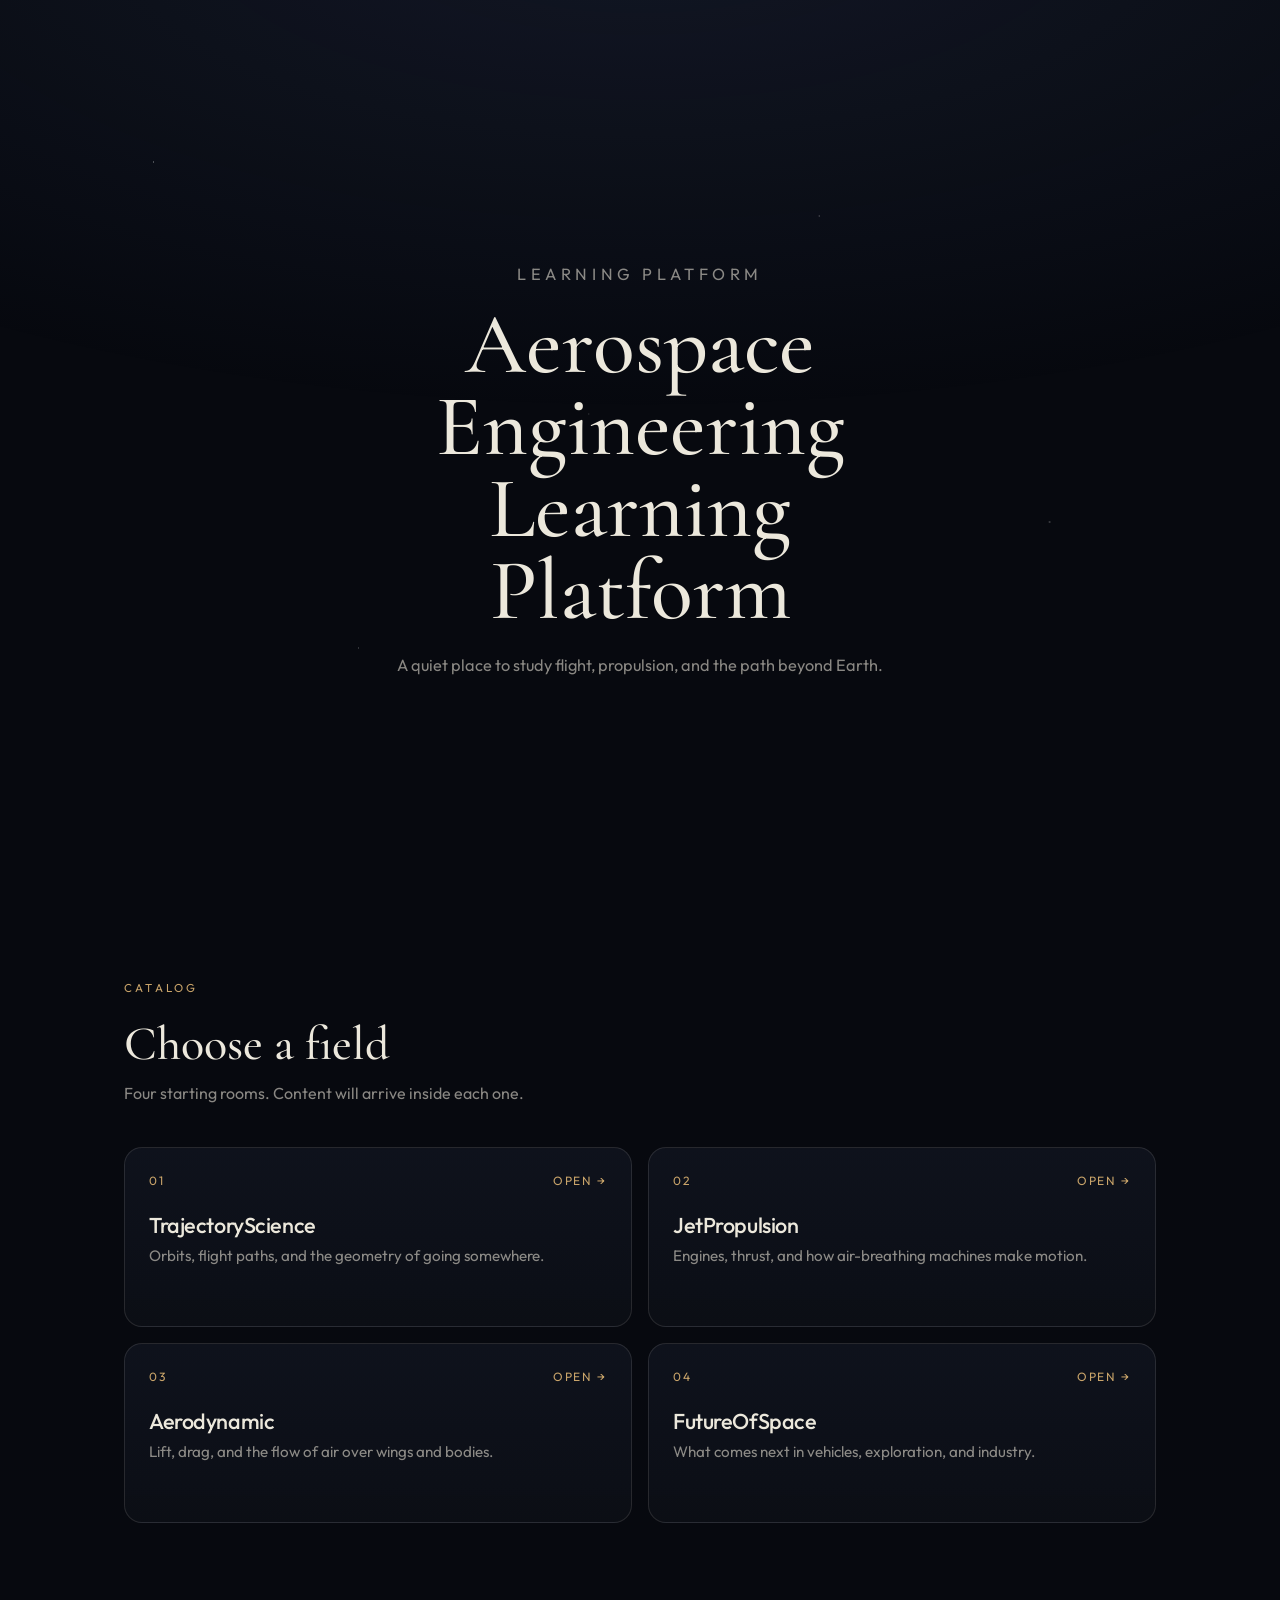
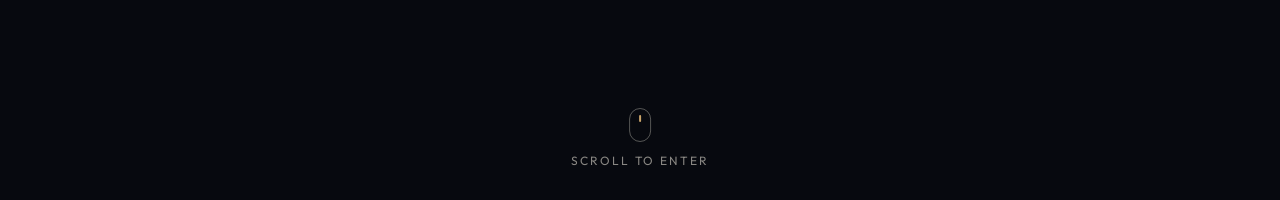
<file: docs/index.html>
<!doctype html>
<html lang="en">
  <head>
    <meta charset="UTF-8" />
    <meta name="viewport" content="width=device-width, initial-scale=1" />
    <meta name="description" content="A tidy learning space for aerospace engineering." />
    <title>Aerospace Engineering Learning Platform</title>
    <link rel="icon" href="./favicon.svg" type="image/svg+xml" />
    <link rel="preconnect" href="https://fonts.googleapis.com" />
    <link rel="preconnect" href="https://fonts.gstatic.com" crossorigin />
    <link
      href="https://fonts.googleapis.com/css2?family=Cormorant+Garamond:wght@500&family=Outfit:wght@300;400;500&display=swap"
      rel="stylesheet"
    />
    <link rel="stylesheet" href="./styles.css" />
  </head>
  <body>
    <div class="stars" aria-hidden="true"></div>
    <div class="wrap">
      <section class="hero">
        <p class="kicker">Learning platform</p>
        <h1>Aerospace Engineering Learning Platform</h1>
        <p>A quiet place to study flight, propulsion, and the path beyond Earth.</p>
        <a class="scroll-hint" href="#catalog">
          <span class="mouse" aria-hidden="true"></span>
          Scroll to enter
        </a>
      </section>

      <section class="catalog" id="catalog">
        <header>
          <p class="kicker">Catalog</p>
          <h2>Choose a field</h2>
          <p class="lede">Four starting rooms. Content will arrive inside each one.</p>
        </header>
        <div class="grid">
          <a class="card" href="./TrajectoryScience/">
            <div class="meta"><span>01</span><span>Open →</span></div>
            <h3>TrajectoryScience</h3>
            <p>Orbits, flight paths, and the geometry of going somewhere.</p>
          </a>
          <a class="card" href="./JetPropulsion/">
            <div class="meta"><span>02</span><span>Open →</span></div>
            <h3>JetPropulsion</h3>
            <p>Engines, thrust, and how air-breathing machines make motion.</p>
          </a>
          <a class="card" href="./Aerodynamic/">
            <div class="meta"><span>03</span><span>Open →</span></div>
            <h3>Aerodynamic</h3>
            <p>Lift, drag, and the flow of air over wings and bodies.</p>
          </a>
          <a class="card" href="./FutureOfSpace/">
            <div class="meta"><span>04</span><span>Open →</span></div>
            <h3>FutureOfSpace</h3>
            <p>What comes next in vehicles, exploration, and industry.</p>
          </a>
        </div>
      </section>
    </div>
  </body>
</html>
</file>
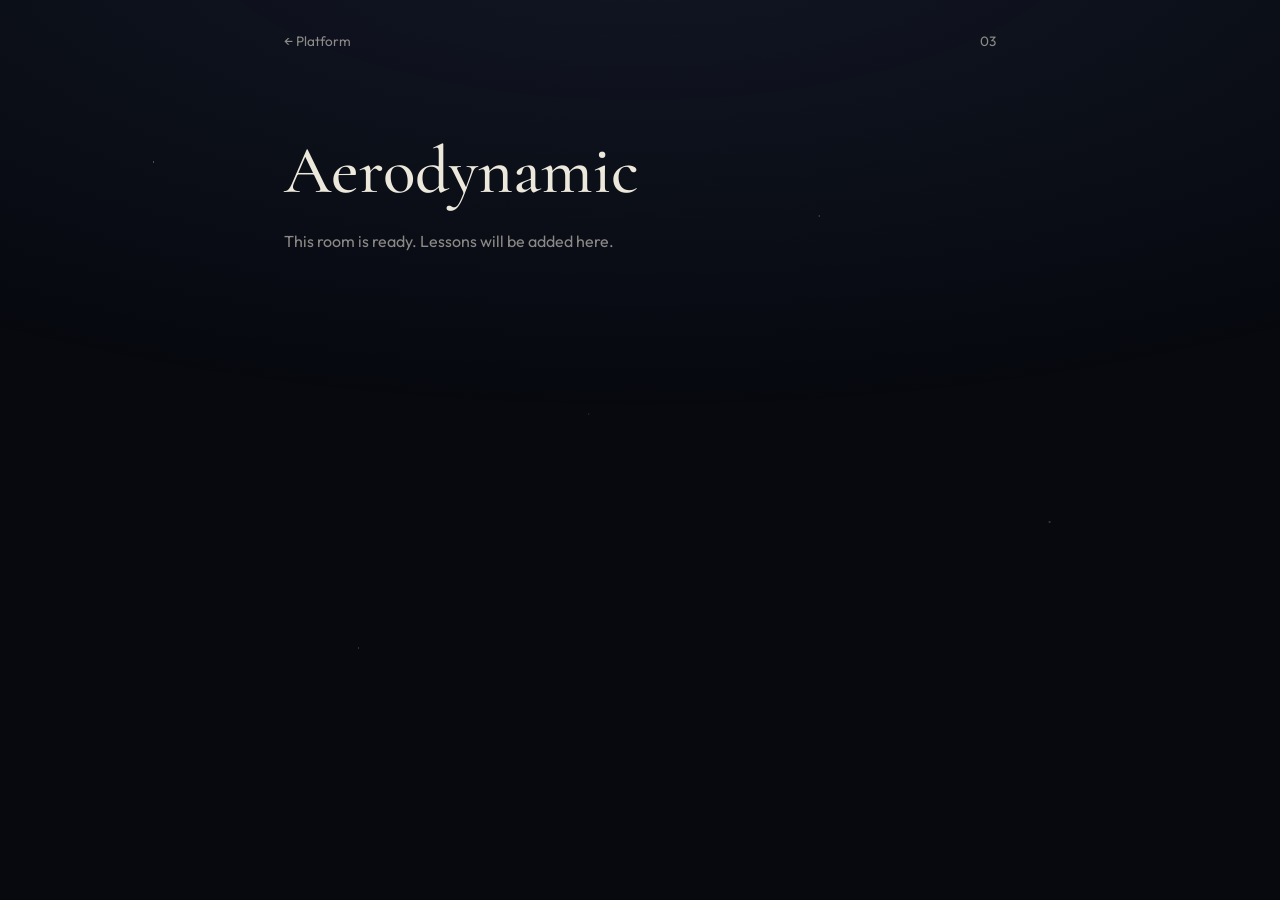
<file: docs/Aerodynamic/index.html>
<!doctype html>
<html lang="en">
  <head>
    <meta charset="UTF-8" />
    <meta name="viewport" content="width=device-width, initial-scale=1" />
    <title>Aerodynamic — Aerospace Engineering Learning Platform</title>
    <link rel="icon" href="../favicon.svg" type="image/svg+xml" />
    <link rel="preconnect" href="https://fonts.googleapis.com" />
    <link rel="preconnect" href="https://fonts.gstatic.com" crossorigin />
    <link href="https://fonts.googleapis.com/css2?family=Cormorant+Garamond:wght@500&family=Outfit:wght@300;400;500&display=swap" rel="stylesheet" />
    <link rel="stylesheet" href="../styles.css" />
  </head>
  <body>
    <div class="stars" aria-hidden="true"></div>
    <main class="wrap page">
      <div class="topbar">
        <a href="../">← Platform</a>
        <span>03</span>
      </div>
      <h1>Aerodynamic</h1>
      <p class="empty">This room is ready. Lessons will be added here.</p>
    </main>
  </body>
</html>
</file>
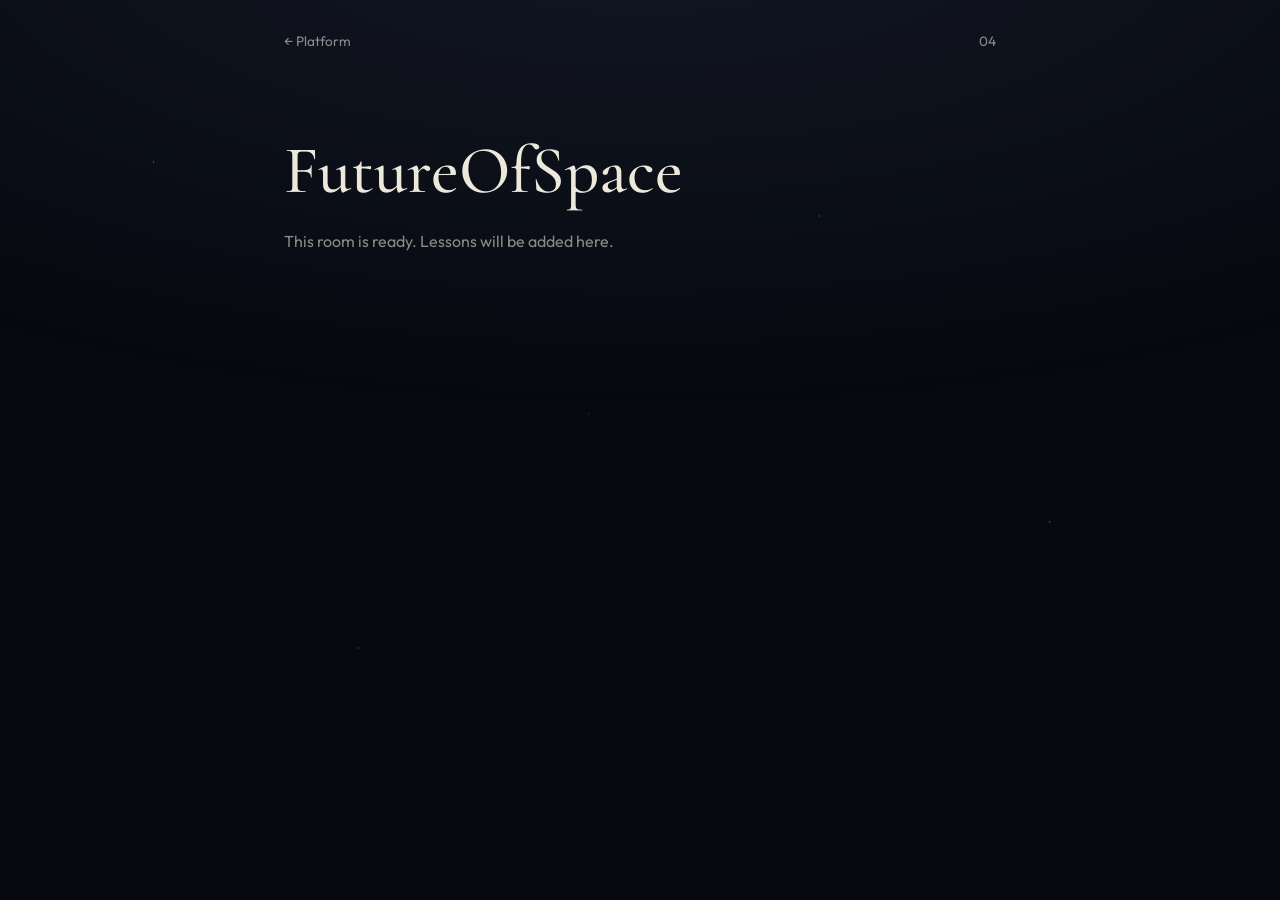
<file: docs/FutureOfSpace/index.html>
<!doctype html>
<html lang="en">
  <head>
    <meta charset="UTF-8" />
    <meta name="viewport" content="width=device-width, initial-scale=1" />
    <title>FutureOfSpace — Aerospace Engineering Learning Platform</title>
    <link rel="icon" href="../favicon.svg" type="image/svg+xml" />
    <link rel="preconnect" href="https://fonts.googleapis.com" />
    <link rel="preconnect" href="https://fonts.gstatic.com" crossorigin />
    <link href="https://fonts.googleapis.com/css2?family=Cormorant+Garamond:wght@500&family=Outfit:wght@300;400;500&display=swap" rel="stylesheet" />
    <link rel="stylesheet" href="../styles.css" />
  </head>
  <body>
    <div class="stars" aria-hidden="true"></div>
    <main class="wrap page">
      <div class="topbar">
        <a href="../">← Platform</a>
        <span>04</span>
      </div>
      <h1>FutureOfSpace</h1>
      <p class="empty">This room is ready. Lessons will be added here.</p>
    </main>
  </body>
</html>
</file>
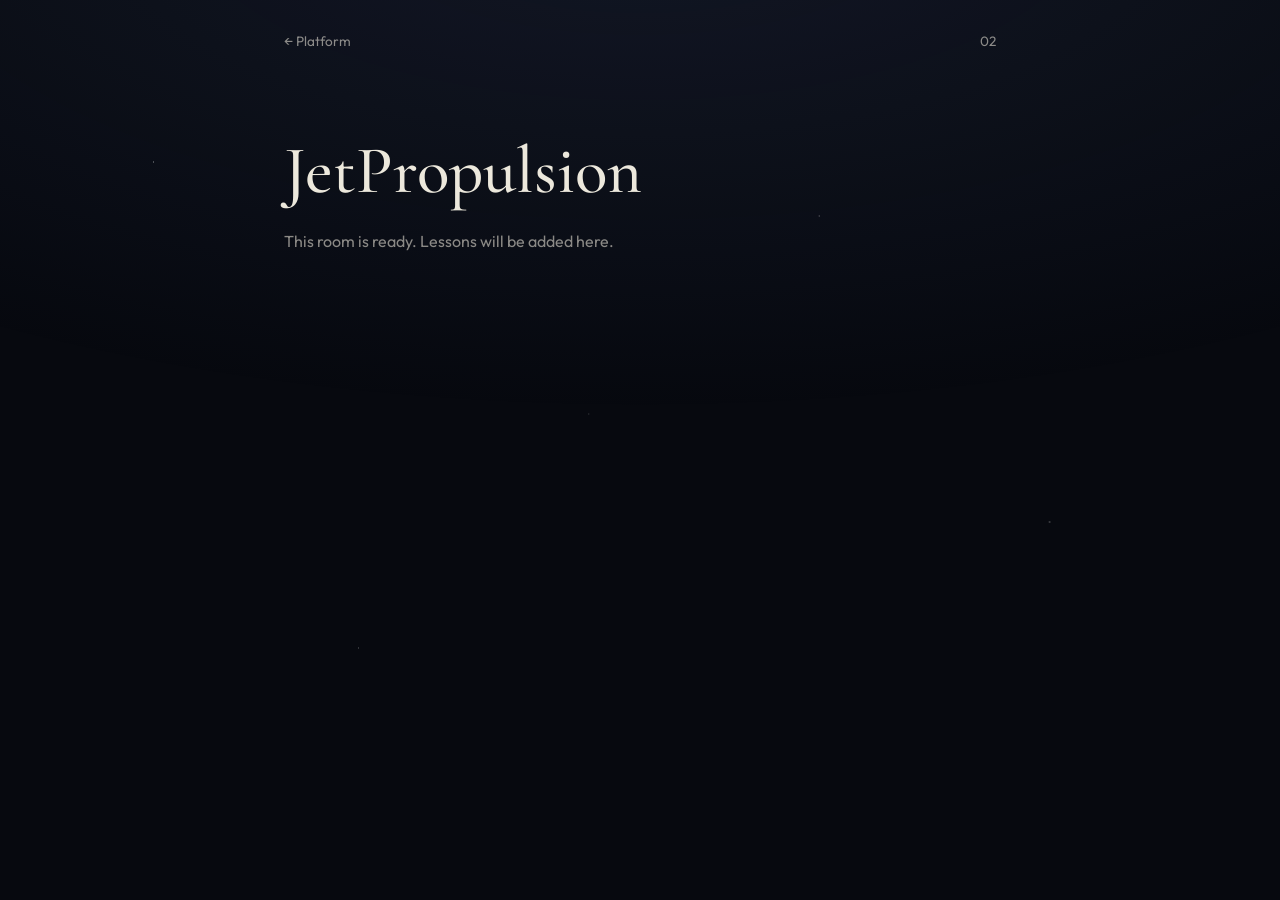
<file: docs/JetPropulsion/index.html>
<!doctype html>
<html lang="en">
  <head>
    <meta charset="UTF-8" />
    <meta name="viewport" content="width=device-width, initial-scale=1" />
    <title>JetPropulsion — Aerospace Engineering Learning Platform</title>
    <link rel="icon" href="../favicon.svg" type="image/svg+xml" />
    <link rel="preconnect" href="https://fonts.googleapis.com" />
    <link rel="preconnect" href="https://fonts.gstatic.com" crossorigin />
    <link href="https://fonts.googleapis.com/css2?family=Cormorant+Garamond:wght@500&family=Outfit:wght@300;400;500&display=swap" rel="stylesheet" />
    <link rel="stylesheet" href="../styles.css" />
  </head>
  <body>
    <div class="stars" aria-hidden="true"></div>
    <main class="wrap page">
      <div class="topbar">
        <a href="../">← Platform</a>
        <span>02</span>
      </div>
      <h1>JetPropulsion</h1>
      <p class="empty">This room is ready. Lessons will be added here.</p>
    </main>
  </body>
</html>
</file>
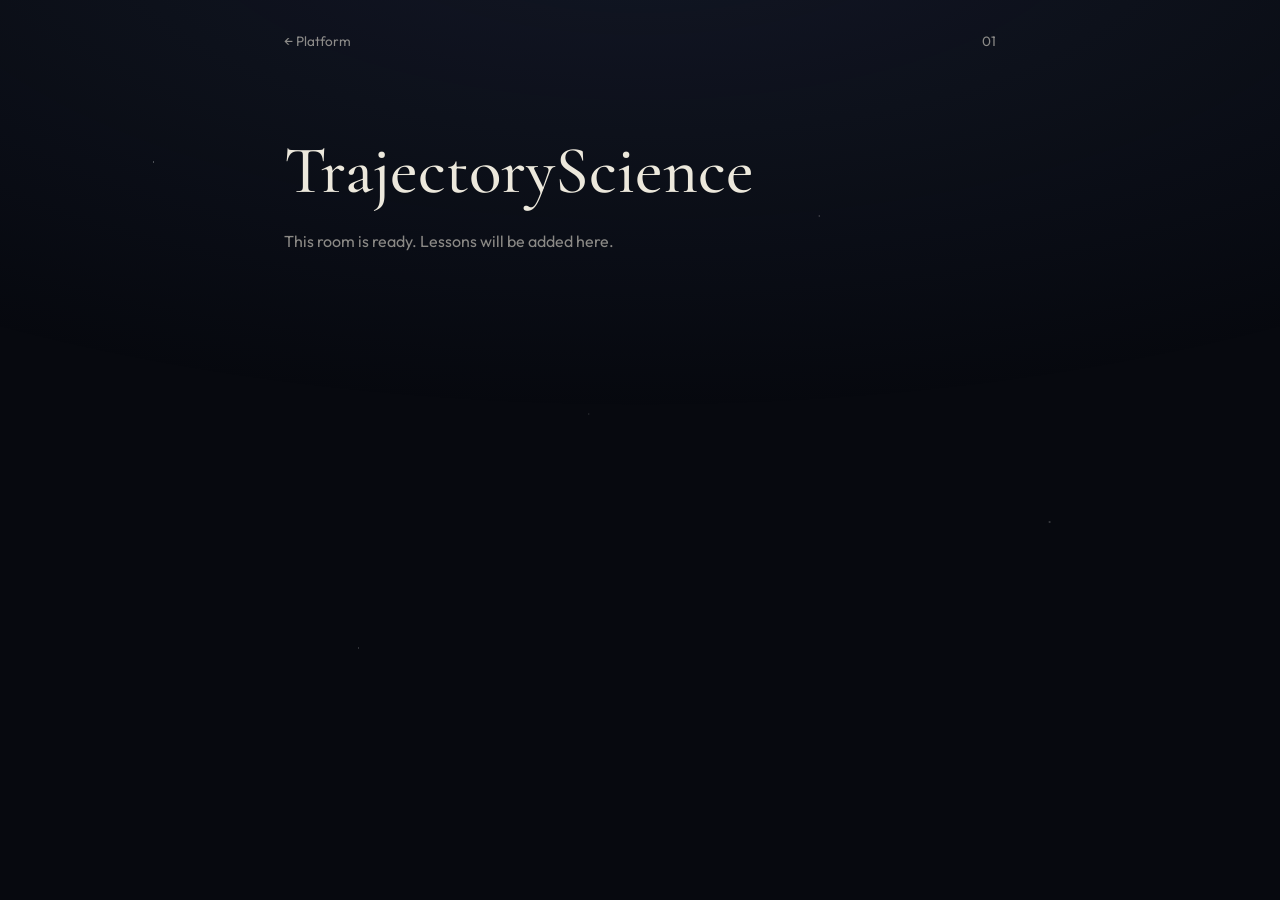
<file: docs/TrajectoryScience/index.html>
<!doctype html>
<html lang="en">
  <head>
    <meta charset="UTF-8" />
    <meta name="viewport" content="width=device-width, initial-scale=1" />
    <title>TrajectoryScience — Aerospace Engineering Learning Platform</title>
    <link rel="icon" href="../favicon.svg" type="image/svg+xml" />
    <link rel="preconnect" href="https://fonts.googleapis.com" />
    <link rel="preconnect" href="https://fonts.gstatic.com" crossorigin />
    <link href="https://fonts.googleapis.com/css2?family=Cormorant+Garamond:wght@500&family=Outfit:wght@300;400;500&display=swap" rel="stylesheet" />
    <link rel="stylesheet" href="../styles.css" />
  </head>
  <body>
    <div class="stars" aria-hidden="true"></div>
    <main class="wrap page">
      <div class="topbar">
        <a href="../">← Platform</a>
        <span>01</span>
      </div>
      <h1>TrajectoryScience</h1>
      <p class="empty">This room is ready. Lessons will be added here.</p>
    </main>
  </body>
</html>
</file>
<file: docs/styles.css>
:root {
  --bg: #07090f;
  --line: rgba(232, 228, 216, 0.12);
  --text: #ece8dc;
  --muted: rgba(232, 228, 216, 0.58);
  --accent: #c9a46a;
}

* {
  box-sizing: border-box;
  margin: 0;
  padding: 0;
}

html {
  scroll-behavior: smooth;
}

html,
body {
  min-height: 100%;
  background: var(--bg);
  color: var(--text);
  font-family: "Outfit", sans-serif;
}

body {
  overflow-x: hidden;
}

a {
  color: inherit;
  text-decoration: none;
}

.stars {
  position: fixed;
  inset: 0;
  z-index: 0;
  pointer-events: none;
  background:
    radial-gradient(1px 1px at 12% 18%, rgba(255, 255, 255, 0.55), transparent),
    radial-gradient(1px 1px at 28% 72%, rgba(255, 255, 255, 0.35), transparent),
    radial-gradient(1px 1px at 64% 24%, rgba(255, 255, 255, 0.4), transparent),
    radial-gradient(1.5px 1.5px at 82% 58%, rgba(255, 255, 255, 0.28), transparent),
    radial-gradient(1px 1px at 46% 46%, rgba(255, 255, 255, 0.22), transparent),
    radial-gradient(1200px 500px at 50% -10%, rgba(70, 90, 140, 0.18), transparent);
}

.wrap {
  position: relative;
  z-index: 1;
}

.hero {
  min-height: 100svh;
  display: flex;
  flex-direction: column;
  align-items: center;
  justify-content: center;
  text-align: center;
  padding: 5rem 1.5rem 4rem;
}

.kicker {
  letter-spacing: 0.28em;
  text-transform: uppercase;
  font-size: 0.72rem;
  color: var(--accent);
  margin-bottom: 1.25rem;
}

.hero h1 {
  font-family: "Cormorant Garamond", serif;
  font-weight: 500;
  font-size: clamp(2.4rem, 7vw, 5.4rem);
  line-height: 0.95;
  max-width: 14ch;
}

.hero p {
  margin-top: 1.4rem;
  color: var(--muted);
  font-size: 1.02rem;
  max-width: 34rem;
}

.scroll-hint {
  position: absolute;
  bottom: 2rem;
  left: 50%;
  transform: translateX(-50%);
  display: flex;
  flex-direction: column;
  align-items: center;
  gap: 0.7rem;
  color: var(--muted);
  font-size: 0.75rem;
  letter-spacing: 0.16em;
  text-transform: uppercase;
}

.mouse {
  width: 22px;
  height: 34px;
  border: 1px solid rgba(232, 228, 216, 0.35);
  border-radius: 14px;
  position: relative;
}

.mouse::after {
  content: "";
  position: absolute;
  top: 6px;
  left: 50%;
  width: 2px;
  height: 7px;
  border-radius: 2px;
  background: var(--accent);
  transform: translateX(-50%);
  animation: wheel 1.6s ease-in-out infinite;
}

@keyframes wheel {
  0% { opacity: 1; transform: translateX(-50%) translateY(0); }
  100% { opacity: 0; transform: translateX(-50%) translateY(10px); }
}

.catalog {
  min-height: 100svh;
  padding: 5rem 1.5rem 6rem;
  max-width: 1080px;
  margin: 0 auto;
}

.catalog header {
  margin-bottom: 2.75rem;
}

.catalog h2 {
  font-family: "Cormorant Garamond", serif;
  font-size: clamp(2rem, 4vw, 3rem);
  font-weight: 500;
}

.catalog .lede {
  color: var(--muted);
  margin-top: 0.6rem;
}

.grid {
  display: grid;
  grid-template-columns: repeat(2, minmax(0, 1fr));
  gap: 1rem;
}

@media (max-width: 720px) {
  .grid {
    grid-template-columns: 1fr;
  }
}

.card {
  display: block;
  background: linear-gradient(180deg, rgba(16, 20, 30, 0.9), rgba(12, 15, 22, 0.94));
  border: 1px solid var(--line);
  border-radius: 18px;
  padding: 1.6rem 1.5rem 1.4rem;
  min-height: 180px;
  transition: border-color 0.2s ease, transform 0.2s ease;
}

.card:hover {
  border-color: rgba(201, 164, 106, 0.45);
  transform: translateY(-3px);
}

.card .meta {
  display: flex;
  justify-content: space-between;
  color: var(--accent);
  font-size: 0.75rem;
  letter-spacing: 0.14em;
  text-transform: uppercase;
  margin-bottom: 1.4rem;
}

.card h3 {
  font-size: 1.35rem;
  font-weight: 500;
  letter-spacing: -0.02em;
}

.card p {
  margin-top: 0.45rem;
  color: var(--muted);
  font-size: 0.95rem;
}

.page {
  min-height: 100svh;
  max-width: 760px;
  margin: 0 auto;
  padding: 2rem 1.5rem 5rem;
}

.topbar {
  display: flex;
  justify-content: space-between;
  align-items: center;
  margin-bottom: 5rem;
  color: var(--muted);
  font-size: 0.85rem;
}

.topbar a:hover {
  color: var(--text);
}

.page h1 {
  font-family: "Cormorant Garamond", serif;
  font-size: clamp(2.4rem, 6vw, 4.2rem);
  font-weight: 500;
}

.page .empty {
  margin-top: 1.25rem;
  color: var(--muted);
  max-width: 36rem;
}
</file>
